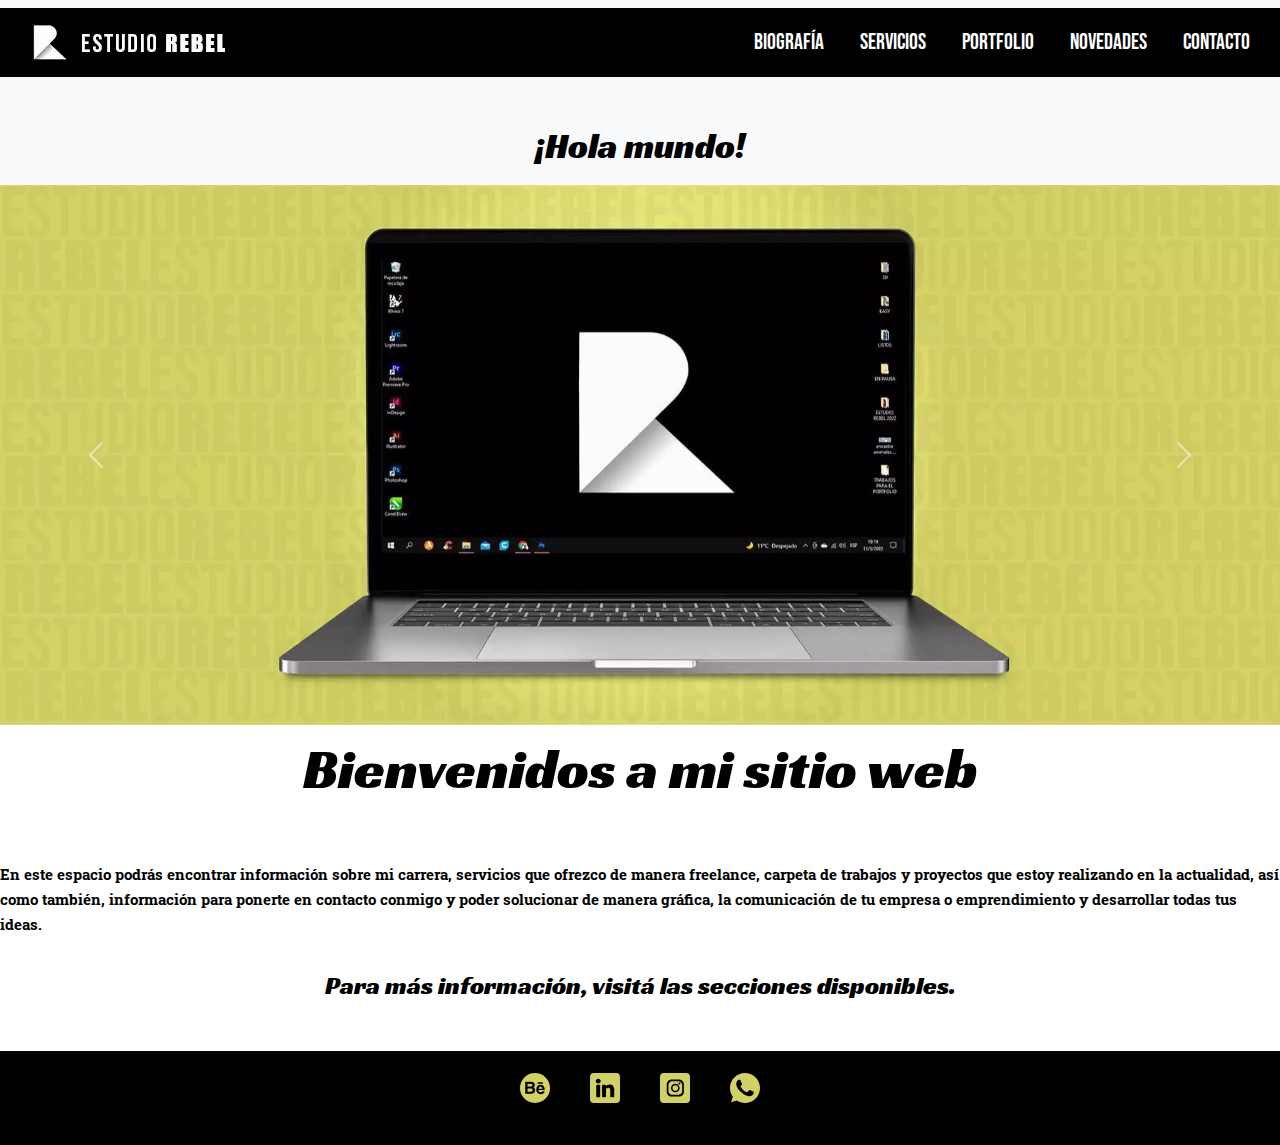
<file: index.html>
<!DOCTYPE html>
<html lang="es">
<head>
    <meta charset="UTF-8">
    <meta http-equiv="X-UA-Compatible" content="IE=edge">
    <meta name="viewport" content="width=device-width, initial-scale=1.0">
    <title>ESTUDIO REBEL</title>
    <link rel="stylesheet" href="https://cdn.jsdelivr.net/npm/bootstrap@5.3.0-alpha1/dist/css/bootstrap.min.css">
    <link rel="stylesheet" href="./style/style.css">
    <link rel="shortcut icon" href="../estudio-rebel/img/favicon.ico" type="image/png" />
    <meta name="description" content="Servicio de diseño grafico digital freelance. Nos adaptamos a tus necesidades. Aceptamos todos los medios de pago">
    <meta name="keywords" content="diseño grafico, diseño digital, freelance, emprendimiento, empresa, logo">
</head>
<body>
    <header>
      <nav class="navbar navbar-expand-lg bg-body-tertiary">
        <div class="container-fluid">
          <a class="navbar-brand" href="./secciones/inicio.html">
            <img class="logo" src="./img/logo1.webp" alt="logo">
          </a>
          <button class="navbar-toggler" type="button" data-bs-toggle="collapse" data-bs-target="#navbarNavDropdown" aria-controls="navbarNavDropdown" aria-expanded="false" aria-label="Toggle navigation">
            <span class="navbar-toggler-icon"></span>
          </button>
          <div class="collapse navbar-collapse">
            <ul class="navbar-nav">
              <li class="nav-item">
                <a class="nav-link" href="./secciones/biografia.html">Biografía</a>
              </li>
              <li class="nav-item">
                <a class="nav-link" href="./secciones/servicios.html">Servicios</a>
              </li>
              <li class="nav-item">
                <a class="nav-link" href="./secciones/portfolio.html">Portfolio</a>
              </li>
              <li class="nav-item">
                <a class="nav-link" href="./secciones/novedades.html">Novedades</a>
              </li>
              <li class="nav-item">
                <a class="nav-link" href="./secciones/contacto.html">Contacto</a>
              </li>
            </ul>
          </div>
        </div>
      </nav>
    </header>
    <div class="container-fluid quiensoy">
      <div class="row">
          <div class="col-md-12">
              <h1 class="biografia">¡Hola mundo!</h1>
          </div>
      </div>
  </div>
    <div id="carouselExampleRide" class="carousel slide" data-bs-ride="true">
        <div class="carousel-inner">
          <div class="carousel-item active">
            <img src="./img/portada.webp" class="d-block w-100" alt="portada">
          </div>
          <div class="carousel-item">
            <img src="./img/tarjetas.webp" class="d-block w-100" alt="tarjetas">
          </div>
          <div class="carousel-item">
            <img src="./img/pendrive.webp" class="d-block w-100" alt="pendrive">
          </div>
          <div class="carousel-item">
            <img src="./img/barbijo.webp" class="d-block w-100" alt="barbijo">
          </div>
        </div>
        <button class="carousel-control-prev" type="button" data-bs-target="#carouselExampleRide" data-bs-slide="prev">
          <span class="carousel-control-prev-icon" aria-hidden="true"></span>
          <span class="visually-hidden">Previous</span>
        </button>
        <button class="carousel-control-next" type="button" data-bs-target="#carouselExampleRide" data-bs-slide="next">
          <span class="carousel-control-next-icon" aria-hidden="true"></span>
          <span class="visually-hidden">Next</span>
        </button>
      </div>
        <script src="https://cdn.jsdelivr.net/npm/bootstrap@5.3.0-alpha1/dist/js/bootstrap.bundle.min.js"
        integrity="sha384-w76AqPfDkMBDXo30jS1Sgez6pr3x5MlQ1ZAGC+nuZB+EYdgRZgiwxhTBTkF7CXvN" crossorigin="anonymous">
        </script>
                <div class="jumbotron">
                  <h1 class="display-4">Bienvenidos a mi sitio web</h1>
                  <p class="parrafo1">En este espacio podrás encontrar información sobre mi carrera, servicios que ofrezco de manera freelance, carpeta de trabajos y proyectos
                    que estoy realizando en la actualidad, así como también, información para ponerte en contacto conmigo y poder solucionar de manera gráfica, la comunicación
                    de tu empresa o emprendimiento y desarrollar todas tus ideas.
                  </p>
                  <h2 class="my-4">
                  <p>Para más información, visitá las secciones disponibles.</p>
                </div>
</body>
<footer>
    <div class="redes">
        <a href="https://www.behance.net/renataguarnieri" target="_blank"><img class="icon" src="./img/behance.svg" width="50px" height="50px" alt="behance"></a>
        <a href="https://ar.linkedin.com/in/renata-guarnieri" target="_blank"><img class="icon" src="./img/linkedin.svg" width="50px" height="50px" alt="linkedin"></a>
        <a href="https://www.instagram.com/estudio_rebel/?hl=es-la" target="_blank"><img class="icon" src="./img/instagram.svg" width="50px" height="50px" alt="instagram"></a>
        <a href="https://wa.link/4x61n6" target="_blank"><img class="icon" src="./img/whatsapp.svg" width="50px" height="50px" alt="whatsapp"></a>
    </div>
</footer>
</html>
</file>
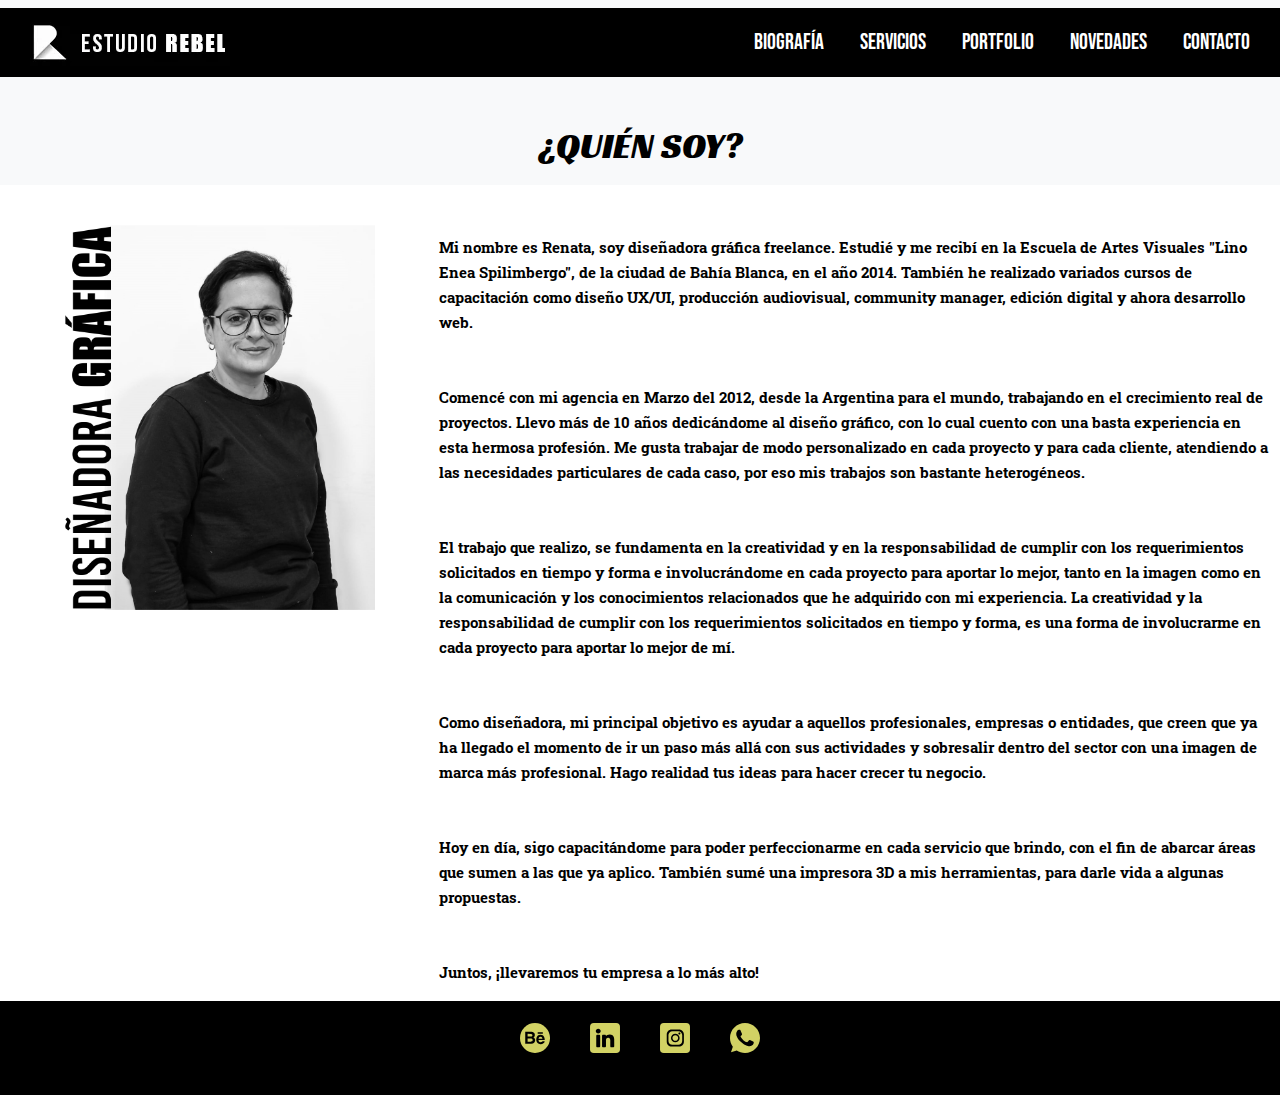
<file: secciones/biografia.html>
<!DOCTYPE html>
<html lang="es">
<head>
    <meta charset="UTF-8">
    <meta http-equiv="X-UA-Compatible" content="IE=edge">
    <meta name="viewport" content="width=device-width, initial-scale=1.0">
    <link rel="stylesheet" href="https://cdn.jsdelivr.net/npm/bootstrap@5.3.0-alpha1/dist/css/bootstrap.min.css">
    <link rel="stylesheet" href="../style/style.css">
    <title>BIOGRAFIA</title>
    <link rel="shortcut icon" href="../img/favicon.ico" type="image/png" />
    <meta name="description" content="Diseñadora grafica freelance con más de 10 años de experiencia en la profesión.">
    <meta name="keywords" content="diseñadora grafica, freelancer, experiencia, responsabilidad, atención, beneficios">
</head>
<body>
    <header>
        <nav class="navbar navbar-expand-lg bg-body-tertiary">
        <div class="container-fluid">
            <a class="navbar-brand" href="./inicio.html">
            <img class="logo" src="../img/logo1.webp" alt="logo">
            </a>
            <button class="navbar-toggler" type="button" data-bs-toggle="collapse" data-bs-target="#navbarNavDropdown" aria-controls="navbarNavDropdown" aria-expanded="false" aria-label="Toggle navigation">
            <span class="navbar-toggler-icon"></span>
            </button>
            <div class="collapse navbar-collapse" id="navbarNavDropdown">
            <ul class="navbar-nav">
                <li class="nav-item">
                <a class="nav-link" href="../secciones/biografia.html">Biografía</a>
                </li>
                <li class="nav-item">
                <a class="nav-link" href="../secciones/servicios.html">Servicios</a>
                </li>
                <li class="nav-item">
                <a class="nav-link" href="../secciones/portfolio.html">Portfolio</a>
                </li>
                <li class="nav-item">
                <a class="nav-link" href="../secciones/novedades.html">Novedades</a>
                </li>
                <li class="nav-item">
                <a class="nav-link" href="../secciones/contacto.html">Contacto</a>
                </li>
            </ul>
            </div>
        </div>
        </nav>
    </header>
    <div class="container-fluid quiensoy">
        <div class="row">
            <div class="col-md-12">
                <h1 class="biografia">¿QUIÉN SOY?</h1>
            </div>
        </div>
    </div>
    <div class="container-fluid fotobio">
        <div class="row">
            <div class="col-md-4">
                <div class="bio">
                    <img src="../img/biografia.webp" class= "img-fluid" alt="biografia" width="580px" height="691px" bode="none">
                </div>        
            </div>
            <div class="col-md-8">
                <p class="parrafo1">Mi nombre es Renata, soy diseñadora gráfica freelance. Estudié y me recibí
                    en la Escuela de Artes Visuales "Lino Enea Spilimbergo", de la ciudad de Bahía Blanca, en el año 2014.
                    También he realizado variados cursos de capacitación como diseño UX/UI, producción audiovisual, community manager,
                    edición digital y ahora desarrollo web.
                </p>
                <p class="parrafo1">    
                    Comencé con mi agencia en Marzo del 2012, desde la Argentina para el mundo,
                    trabajando en el crecimiento real de proyectos. Llevo más de 10 años dedicándome
                    al diseño gráfico, con lo cual cuento con una basta experiencia en esta hermosa profesión.
                    Me gusta trabajar de modo personalizado en cada proyecto y para cada cliente,
                    atendiendo a las necesidades particulares de cada caso,
                    por eso mis trabajos son bastante heterogéneos.
                </p>
                <p class="parrafo1">El trabajo que realizo, se fundamenta en la creatividad
                    y en la responsabilidad de cumplir con los requerimientos
                    solicitados en tiempo y forma e involucrándome
                    en cada proyecto para aportar lo mejor, tanto en la imagen
                    como en la comunicación y los conocimientos relacionados
                    que he adquirido con mi experiencia.
                    La creatividad y la responsabilidad de cumplir con los requerimientos solicitados
                    en tiempo y forma, es una forma de involucrarme en cada proyecto para aportar lo mejor de mí.
                </p>
                <p class="parrafo1">Como diseñadora, mi principal objetivo es ayudar
                    a aquellos profesionales, empresas o entidades, que creen que ya ha llegado el momento
                    de ir un paso más allá con sus actividades y sobresalir dentro del sector
                    con una imagen de marca más profesional. Hago realidad tus ideas para hacer crecer tu negocio.
                </p>
                <p class="parrafo1">Hoy en día, sigo capacitándome para poder perfeccionarme en cada servicio que brindo,
                    con el fin de abarcar áreas que sumen a las que ya aplico. También sumé una impresora 3D
                    a mis herramientas, para darle vida a algunas propuestas.
                </p>
                <p class="parrafo1">Juntos, ¡llevaremos tu empresa a lo más alto!
                </p>      
            </div>
        </div>
    </div>

        <script src="https://cdn.jsdelivr.net/npm/bootstrap@5.3.0-alpha1/dist/js/bootstrap.bundle.min.js"
        integrity="sha384-w76AqPfDkMBDXo30jS1Sgez6pr3x5MlQ1ZAGC+nuZB+EYdgRZgiwxhTBTkF7CXvN" crossorigin="anonymous">
        </script>
</body>
<footer>
    <div class="redes">
        <a href="https://www.behance.net/renataguarnieri" target="_blank"><img class="icon" src="../img/behance.svg" width="50px" height="50px" alt="behance"></a>
        <a href="https://ar.linkedin.com/in/renata-guarnieri" target="_blank"><img class="icon" src="../img/linkedin.svg" width="50px" height="50px" alt="linkedin"></a>
        <a href="https://www.instagram.com/estudio_rebel/?hl=es-la" target="_blank"><img class="icon" src="../img/instagram.svg" width="50px" height="50px" alt="instagram"></a>
        <a href="https://wa.link/4x61n6" target="_blank"><img class="icon" src="../img/whatsapp.svg" width="50px" height="50px" alt="whatsapp"></a>
    </div>
</footer>
</html>
</file>
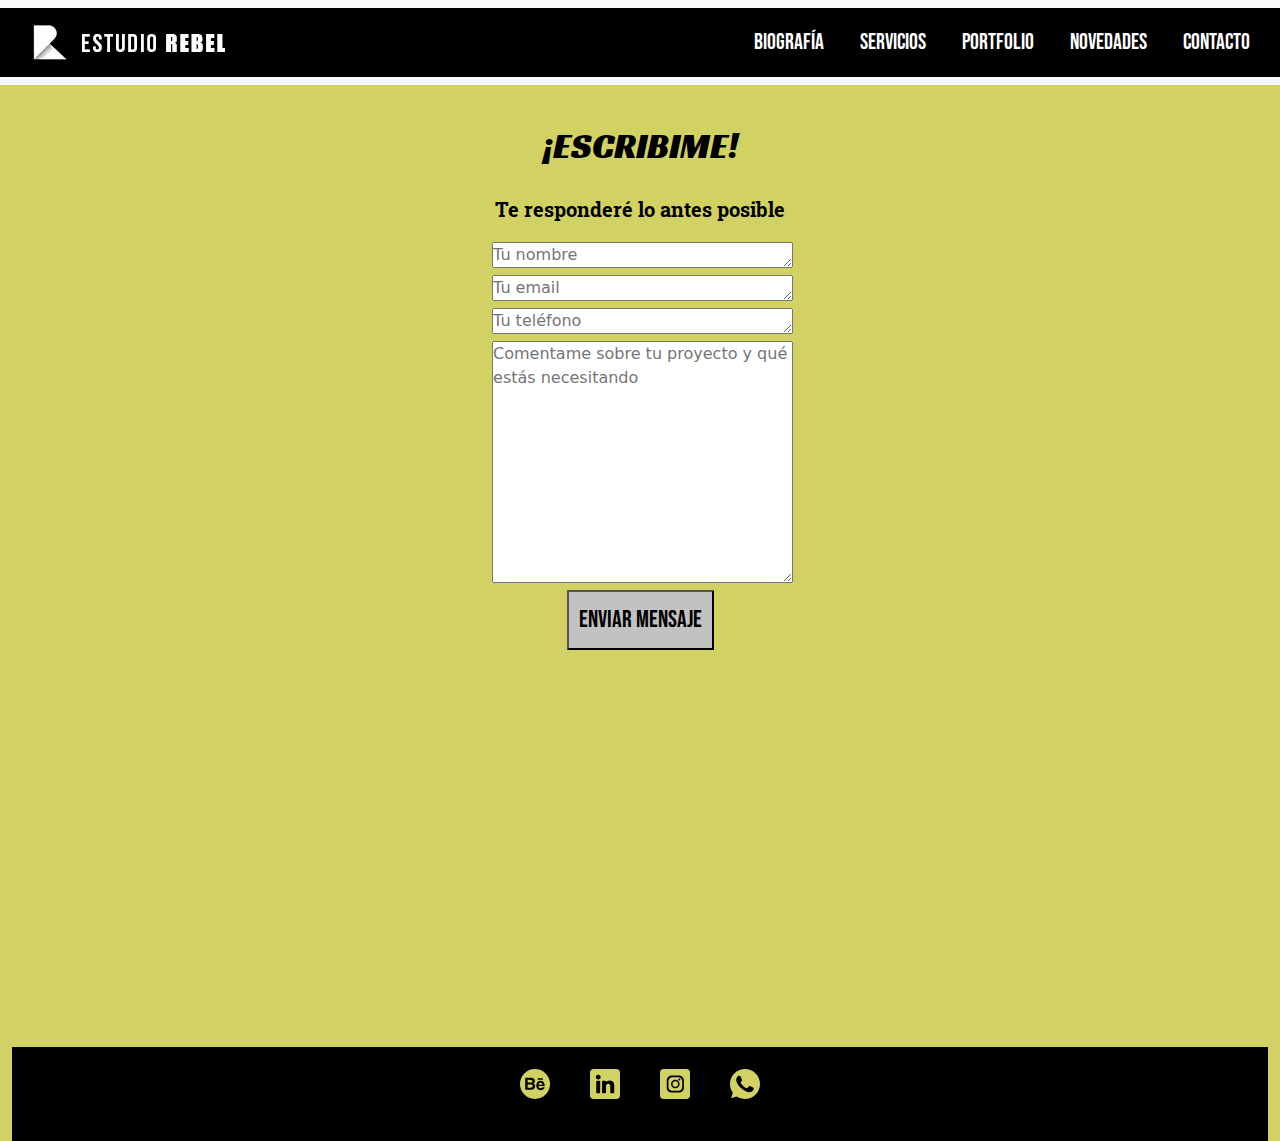
<file: secciones/contacto.html>
<!DOCTYPE html>
<html lang="es">
<head>
    <meta charset="UTF-8">
    <meta http-equiv="X-UA-Compatible" content="IE=edge">
    <meta name="viewport" content="width=device-width, initial-scale=1.0">
    <link rel="stylesheet" href="https://cdn.jsdelivr.net/npm/bootstrap@5.3.0-alpha1/dist/css/bootstrap.min.css">
    <link rel="stylesheet" href="../style/style.css">
    <title>CONTACTO</title>
    <link rel="shortcut icon" href="../img/favicon.ico" type="image/png" />
    <meta name="description" content="Enviame tu mensaje y te estaré respondiendo a la brevedad. Hacemos realidad tus proyectos">
    <meta name="keywords" content="diseñadora grafica, freelancer, contacto, mensaje, ubicacion, consultas">
</head>
<body>
    <header>
        <nav class="navbar navbar-expand-lg bg-body-tertiary">
        <div class="container-fluid">
            <a class="navbar-brand" href="./inicio.html">
            <img class="logo" src="../img/logo1.webp" alt="logo">
            </a>
            <button class="navbar-toggler" type="button" data-bs-toggle="collapse" data-bs-target="#navbarNavDropdown" aria-controls="navbarNavDropdown" aria-expanded="false" aria-label="Toggle navigation">
            <span class="navbar-toggler-icon"></span>
            </button>
            <div class="collapse navbar-collapse" id="navbarNavDropdown">
            <ul class="navbar-nav">
                <li class="nav-item">
                <a class="nav-link" href="../secciones/biografia.html">Biografía</a>
                </li>
                <li class="nav-item">
                <a class="nav-link" href="../secciones/servicios.html">Servicios</a>
                </li>
                <li class="nav-item">
                <a class="nav-link" href="../secciones/portfolio.html">Portfolio</a>
                </li>
                <li class="nav-item">
                <a class="nav-link" href="../secciones/novedades.html">Novedades</a>
                </li>
                <li class="nav-item">
                <a class="nav-link" href="../secciones/contacto.html">Contacto</a>
                </li>
            </ul>
            </div>
        </div>
        </nav>
    </header>
    <div class="container-fluid contacto">
        <div class="row">
            <div class="col-md-12">
                <div class="cuadroForm">
                    <h1>¡ESCRIBIME!</h1>
                    <p class="parrafo2">Te responderé lo antes posible
                    </p>    
                <div>
                <form action="">
                        <fieldset class="formulario">
                        <div>
                            <label for="nombre"></label>
                            <textarea name="nombre"
                            id="comentario" cols="35" rows="1" placeholder="Tu nombre"></textarea>
                        </div>
                        <div>
                            <label for="email"></label>
                            <textarea name="email"
                            id="comentario" cols="35" rows="1" placeholder="Tu email"></textarea>
                        </div>
                        <div>
                            <label for="telefono"></label>
                            <textarea name="telefono"
                            id="comentario" cols="35" rows="1" placeholder="Tu teléfono"></textarea>
                        </div>
                        <div>
                            <label for="comentario"></label>
                            <textarea name="comentario"
                            id="comentario" cols="35" rows="10" placeholder="Comentame sobre tu proyecto y qué estás necesitando"></textarea>
                        </div>
                        <input type="submit" class="button" value="ENVIAR MENSAJE">
                        </fieldset>
                </form>
                </div>        
            </div>
            <div class="col-md-12" style="text-align:center">
                <div class="map-responsive">
                    <iframe class="ubicacion" src="https://www.google.com/maps/embed?pb=!1m18!1m12!1m3!1d3113.330701367263!2d-62.27266298407289!3d-38.71021579364036!2m3!1f0!2f0!3f0!3m2!1i1024!2i768!4f13.1!3m3!1m2!1s0x95edbd3c65e0cc21%3A0x1823c4ca811d1857!2sEstudio%20Rebel!5e0!3m2!1ses!2sar!4v1676633340167!5m2!1ses!2sar" width="100%" height="300px" style="border: none" allowfullscreen="" loading="lazy" referrerpolicy="no-referrer-when-downgrade">
                    </iframe>
                </div>    
            </div>
        </div>
    </div>
    <script src="https://cdn.jsdelivr.net/npm/bootstrap@5.3.0-alpha1/dist/js/bootstrap.bundle.min.js"
    integrity="sha384-w76AqPfDkMBDXo30jS1Sgez6pr3x5MlQ1ZAGC+nuZB+EYdgRZgiwxhTBTkF7CXvN" crossorigin="anonymous">
    </script>
<footer>
    <div class="redes">
        <a href="https://www.behance.net/renataguarnieri" target="_blank"><img class="icon" src="../img/behance.svg" width="50px" height="50px" alt="behance"></a>
        <a href="https://ar.linkedin.com/in/renata-guarnieri" target="_blank"><img class="icon" src="../img/linkedin.svg" width="50px" height="50px" alt="linkedin"></a>
        <a href="https://www.instagram.com/estudio_rebel/?hl=es-la" target="_blank"><img class="icon" src="../img/instagram.svg" width="50px" height="50px" alt="instagram"></a>
        <a href="https://wa.link/4x61n6" target="_blank"><img class="icon" src="../img/whatsapp.svg" width="50px" height="50px" alt="whatsapp"></a>
    </div>
</footer>
</body>
</html>
</file>
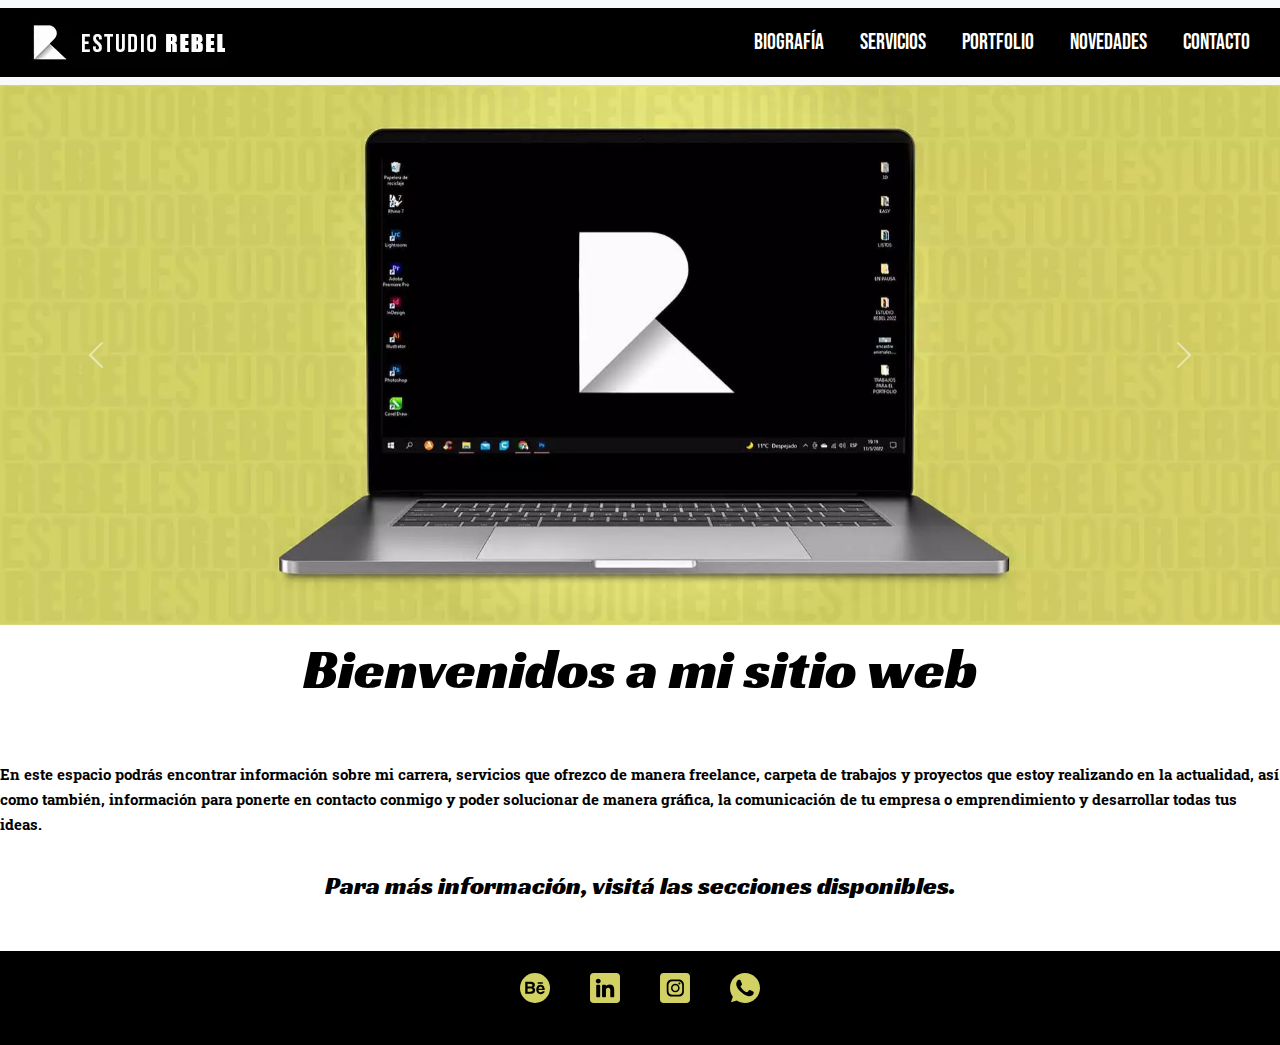
<file: secciones/inicio.html>
<!DOCTYPE html>
<html lang="es">
<head>
    <meta charset="UTF-8">
    <meta http-equiv="X-UA-Compatible" content="IE=edge">
    <meta name="viewport" content="width=device-width, initial-scale=1.0">
    <link rel="stylesheet" href="https://cdn.jsdelivr.net/npm/bootstrap@5.3.0-alpha1/dist/css/bootstrap.min.css">
    <link rel="stylesheet" href="../style/style.css">
    <title>INICIO</title>
    <link rel="shortcut icon" href="../img/favicon.ico" type="image/png" />
    <meta name="description" content="Servicio de diseño grafico digital freelance. Nos adaptamos a tus necesidades. Aceptamos todos los medios de pago">
    <meta name="keywords" content="diseño grafico, diseño digital, freelance, emprendimiento, empresa, logo">
</head>
<body>
    <header>
        <nav class="navbar navbar-expand-lg bg-body-tertiary">
          <div class="container-fluid">
            <a class="navbar-brand" href="./inicio.html">
              <img class="logo" src="../img/logo1.webp" alt="logo">
            </a>
            <button class="navbar-toggler" type="button" data-bs-toggle="collapse" data-bs-target="#navbarNavDropdown" aria-controls="navbarNavDropdown" aria-expanded="false" aria-label="Toggle navigation">
              <span class="navbar-toggler-icon"></span>
            </button>
            <div class="collapse navbar-collapse" id="navbarNavDropdown">
              <ul class="navbar-nav">
                <li class="nav-item">
                  <a class="nav-link" href="./biografia.html">Biografía</a>
                </li>
                <li class="nav-item">
                  <a class="nav-link" href="./servicios.html">Servicios</a>
                </li>
                <li class="nav-item">
                  <a class="nav-link" href="./portfolio.html">Portfolio</a>
                </li>
                <li class="nav-item">
                  <a class="nav-link" href="./novedades.html">Novedades</a>
                </li>
                <li class="nav-item">
                  <a class="nav-link" href="./contacto.html">Contacto</a>
                </li>
              </ul>
            </div>
          </div>
        </nav>
      </header>
            <div id="carouselExampleRide" class="carousel slide" data-bs-ride="true">
          <div class="carousel-inner">
            <div class="carousel-item active">
              <img src="../img/portada.webp" class="d-block w-100" alt="portada">
            </div>
            <div class="carousel-item">
              <img src="../img/tarjetas.webp" class="d-block w-100" alt="tarjetas">
            </div>
            <div class="carousel-item">
              <img src="../img/pendrive.webp" class="d-block w-100" alt="pendrive">
            </div>
            <div class="carousel-item">
              <img src="../img/barbijo.webp" class="d-block w-100" alt="barbijo">
            </div>
          </div>
          <button class="carousel-control-prev" type="button" data-bs-target="#carouselExampleRide" data-bs-slide="prev">
            <span class="carousel-control-prev-icon" aria-hidden="true"></span>
            <span class="visually-hidden">Previous</span>
          </button>
          <button class="carousel-control-next" type="button" data-bs-target="#carouselExampleRide" data-bs-slide="next">
            <span class="carousel-control-next-icon" aria-hidden="true"></span>
            <span class="visually-hidden">Next</span>
          </button>
        </div>
        <div class="jumbotron">
          <h1 class="display-4">Bienvenidos a mi sitio web</h1>
          <p class="parrafo1">En este espacio podrás encontrar información sobre mi carrera, servicios que ofrezco de manera freelance, carpeta de trabajos y proyectos
            que estoy realizando en la actualidad, así como también, información para ponerte en contacto conmigo y poder solucionar de manera gráfica, la comunicación
            de tu empresa o emprendimiento y desarrollar todas tus ideas.
          </p>
          <h2 class="my-4">
          <p>Para más información, visitá las secciones disponibles.</p>
        </div>
          <script src="https://cdn.jsdelivr.net/npm/bootstrap@5.3.0-alpha1/dist/js/bootstrap.bundle.min.js"
          integrity="sha384-w76AqPfDkMBDXo30jS1Sgez6pr3x5MlQ1ZAGC+nuZB+EYdgRZgiwxhTBTkF7CXvN" crossorigin="anonymous">
          </script>
  </body>
  <footer>
    <div class="redes">
        <a href="https://www.behance.net/renataguarnieri" target="_blank"><img class="icon" src="../img/behance.svg" width="50px" height="50px" alt="behance"></a>
        <a href="https://ar.linkedin.com/in/renata-guarnieri" target="_blank"><img class="icon" src="../img/linkedin.svg" width="50px" height="50px" alt="linkedin"></a>
        <a href="https://www.instagram.com/estudio_rebel/?hl=es-la" target="_blank"><img class="icon" src="../img/instagram.svg" width="50px" height="50px" alt="instagram"></a>
        <a href="https://wa.link/4x61n6" target="_blank"><img class="icon" src="../img/whatsapp.svg" width="50px" height="50px" alt="whatsapp"></a>
    </div>
</footer>
</html>
</file>
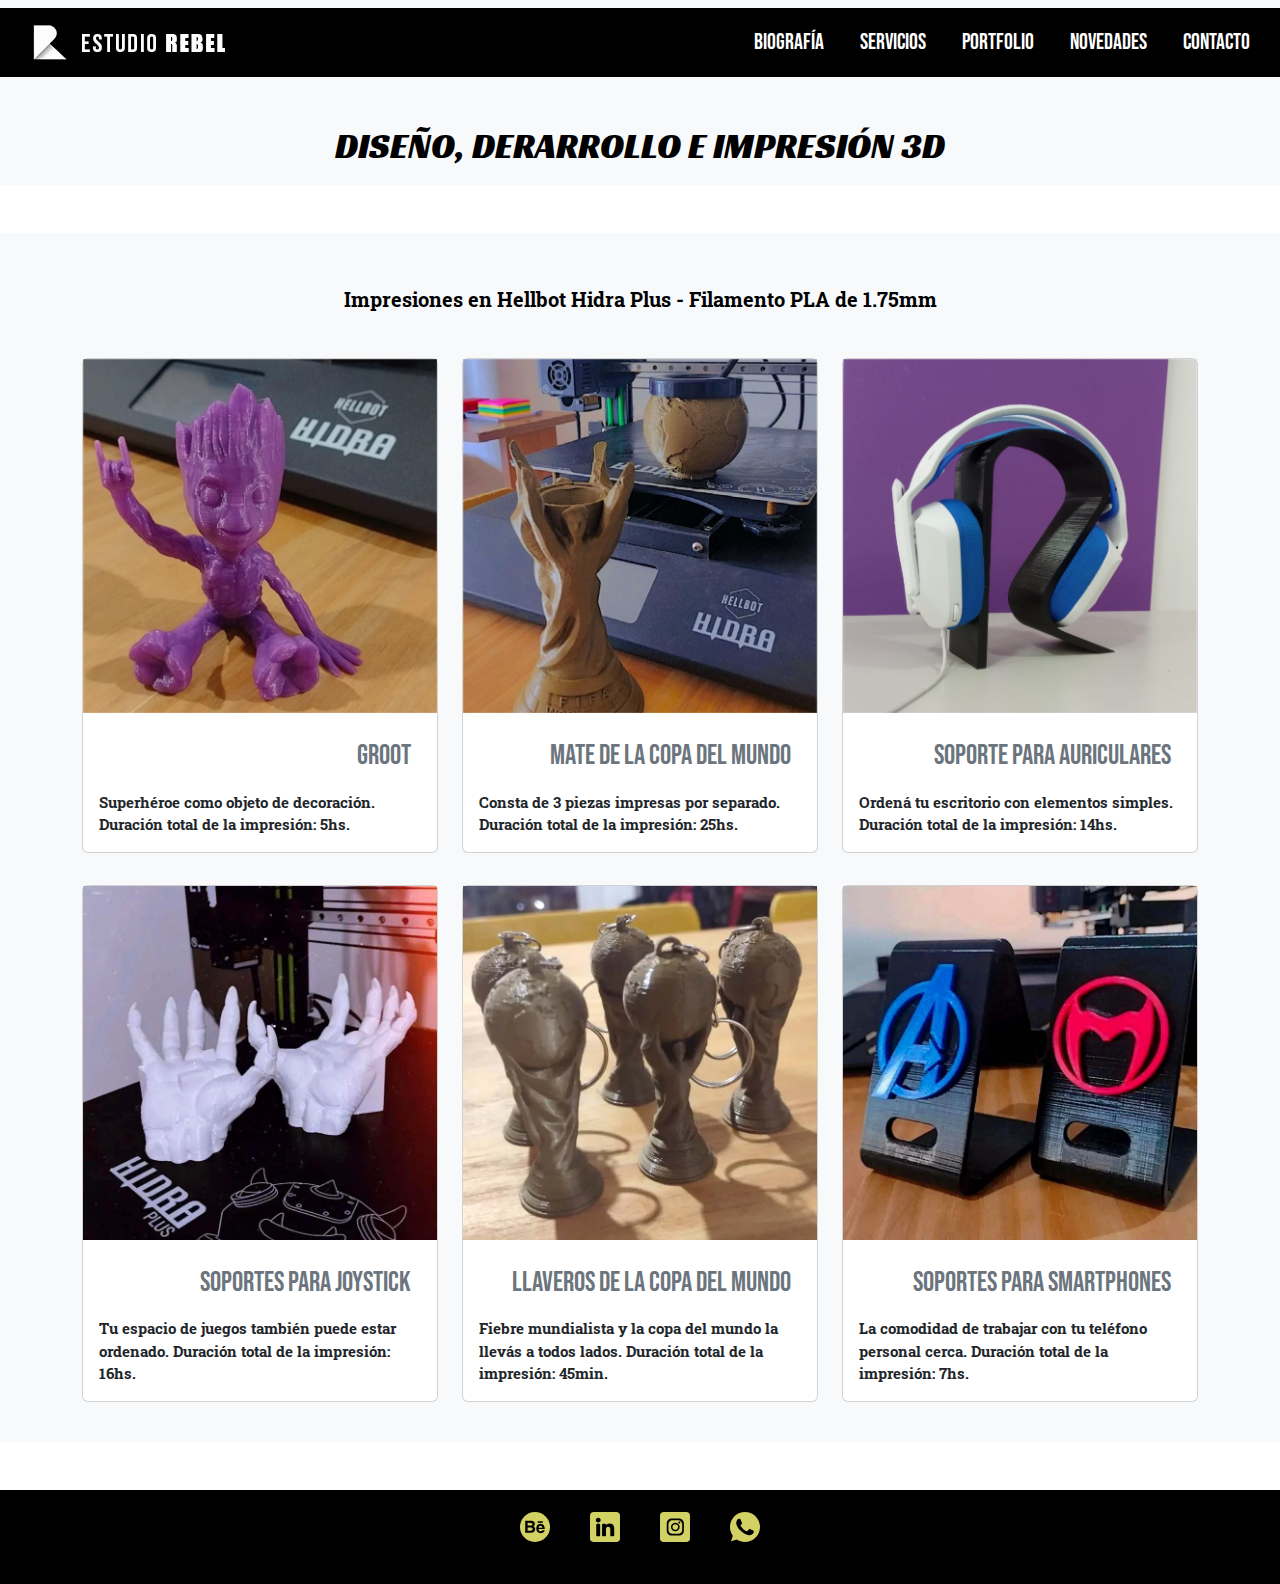
<file: secciones/novedades.html>
<!DOCTYPE html>
<html lang="es">
<head>
    <meta charset="UTF-8">
    <meta http-equiv="X-UA-Compatible" content="IE=edge">
    <meta name="viewport" content="width=device-width, initial-scale=1.0">
    <link rel="stylesheet" href="https://cdn.jsdelivr.net/npm/bootstrap@5.3.0-alpha1/dist/css/bootstrap.min.css">
    <link rel="stylesheet" href="../style/style.css">
    <title>NOVEDADES</title>
    <link rel="shortcut icon" href="../img/favicon.ico" type="image/png" />
    <meta name="description" content="Impresiones 3D Hellbot Hidra Plus con filamento PLA de 1.75mm">
    <meta name="keywords" content="impresiones, 3D, hellbot, hidra plus, pla, objetos, decoracion, diseño, scaloneta, copa del mundo">
</head>
<body>
    <header>
        <nav class="navbar navbar-expand-lg bg-body-tertiary">
        <div class="container-fluid">
            <a class="navbar-brand" href="./inicio.html">
            <img class="logo" src="../img/logo1.webp" alt="logo">
            </a>
            <button class="navbar-toggler" type="button" data-bs-toggle="collapse" data-bs-target="#navbarNavDropdown" aria-controls="navbarNavDropdown" aria-expanded="false" aria-label="Toggle navigation">
            <span class="navbar-toggler-icon"></span>
            </button>
            <div class="collapse navbar-collapse" id="navbarNavDropdown">
            <ul class="navbar-nav">
                <li class="nav-item">
                <a class="nav-link" href="../secciones/biografia.html">Biografía</a>
                </li>
                <li class="nav-item">
                <a class="nav-link" href="../secciones/servicios.html">Servicios</a>
                </li>
                <li class="nav-item">
                <a class="nav-link" href="../secciones/portfolio.html">Portfolio</a>
                </li>
                <li class="nav-item">
                <a class="nav-link" href="../secciones/novedades.html">Novedades</a>
                </li>
                <li class="nav-item">
                <a class="nav-link" href="../secciones/contacto.html">Contacto</a>
                </li>
            </ul>
            </div>
        </div>
        </nav>
    </header>
    <div class="container-fluid quiensoy">
        <div class="row">
            <div class="col-md-12">
                <h1 class="biografia">DISEÑO, DERARROLLO E IMPRESIÓN 3D</h1>
            </div>
        </div>
    </div>
    <section class="bg-light py-4 my-5">
        <div class="container">
            <div class="row">
                <div class="col-12">
                    <h2 class="parrafo2">Impresiones en Hellbot Hidra Plus - Filamento PLA de 1.75mm</h2>
                </div>
                <div class="col-md-6 col-lg-4">
                    <div class="card my-3">
                        <img src="../img/3d1.webp" class="card-image-top" alt="3d1">
                        <div class="card-body">
                            <h3 class="card-title"><a class="text-secondary">Groot</a></h3>
                            <p class="card-text">Superhéroe como objeto de decoración. Duración total de la impresión: 5hs.</p>
                        </div>
                    </div>
                </div>
                <div class="col-md-6 col-lg-4">
                    <div class="card my-3">
                        <img src="../img/3d2.webp" class="card-image-top" alt="3d2">
                        <div class="card-body">
                            <h3 class="card-title"><a class="text-secondary">Mate de la copa del mundo</a></h3>
                            <p class="card-text">Consta de 3 piezas impresas por separado. Duración total de la impresión: 25hs.</p>
                        </div>
                    </div>
                </div>
                <div class="col-md-6 col-lg-4">
                    <div class="card my-3">
                        <img src="../img/3d3.webp" class="card-image-top" alt="3d3">
                        <div class="card-body">
                            <h3 class="card-title"><a class="text-secondary">Soporte para auriculares</a></h3>
                            <p class="card-text">Ordená tu escritorio con elementos simples. Duración total de la impresión: 14hs.</p>
                        </div>
                    </div>
                </div>
                <div class="col-md-6 col-lg-4">
                    <div class="card my-3">
                        <img src="../img/3d4.webp" class="card-image-top" alt="3d4">
                        <div class="card-body">
                            <h3 class="card-title"><a class="text-secondary">Soportes para joystick</a></h3>
                            <p class="card-text">Tu espacio de juegos también puede estar ordenado. Duración total de la impresión: 16hs.</p>
                        </div>
                    </div>
                </div>
                <div class="col-md-6 col-lg-4">
                    <div class="card my-3">
                        <img src="../img/3d5.webp" class="card-image-top" alt="3d5">
                        <div class="card-body">
                            <h3 class="card-title"><a class="text-secondary">Llaveros de la copa del mundo</a></h3>
                            <p class="card-text">Fiebre mundialista y la copa del mundo la llevás a todos lados. Duración total de la impresión: 45min.</p>
                        </div>
                    </div>
                </div>
                <div class="col-md-6 col-lg-4">
                    <div class="card my-3">
                        <img src="../img/3d6.webp" class="card-image-top" alt="3d6">
                        <div class="card-body">
                            <h3 class="card-title"><a class="text-secondary">Soportes para smartphones</a></h3>
                            <p class="card-text">La comodidad de trabajar con tu teléfono personal cerca. Duración total de la impresión: 7hs.</p>
                        </div>
                    </div>
                </div>
            </div>
        </div>
    </section>
    <script src="https://cdn.jsdelivr.net/npm/bootstrap@5.3.0-alpha1/dist/js/bootstrap.bundle.min.js"
    integrity="sha384-w76AqPfDkMBDXo30jS1Sgez6pr3x5MlQ1ZAGC+nuZB+EYdgRZgiwxhTBTkF7CXvN" crossorigin="anonymous">
    </script>
</body>
<footer>
    <div class="redes">
        <a href="https://www.behance.net/renataguarnieri" target="_blank"><img class="icon" src="../img/behance.svg" width="50px" height="50px" alt="behance"></a>
        <a href="https://ar.linkedin.com/in/renata-guarnieri" target="_blank"><img class="icon" src="../img/linkedin.svg" width="50px" height="50px" alt="linkedin"></a>
        <a href="https://www.instagram.com/estudio_rebel/?hl=es-la" target="_blank"><img class="icon" src="../img/instagram.svg" width="50px" height="50px" alt="instagram"></a>
        <a href="https://wa.link/4x61n6" target="_blank"><img class="icon" src="../img/whatsapp.svg" width="50px" height="50px" alt="whatsapp"></a>
    </div>
</footer>
</html>
</file>
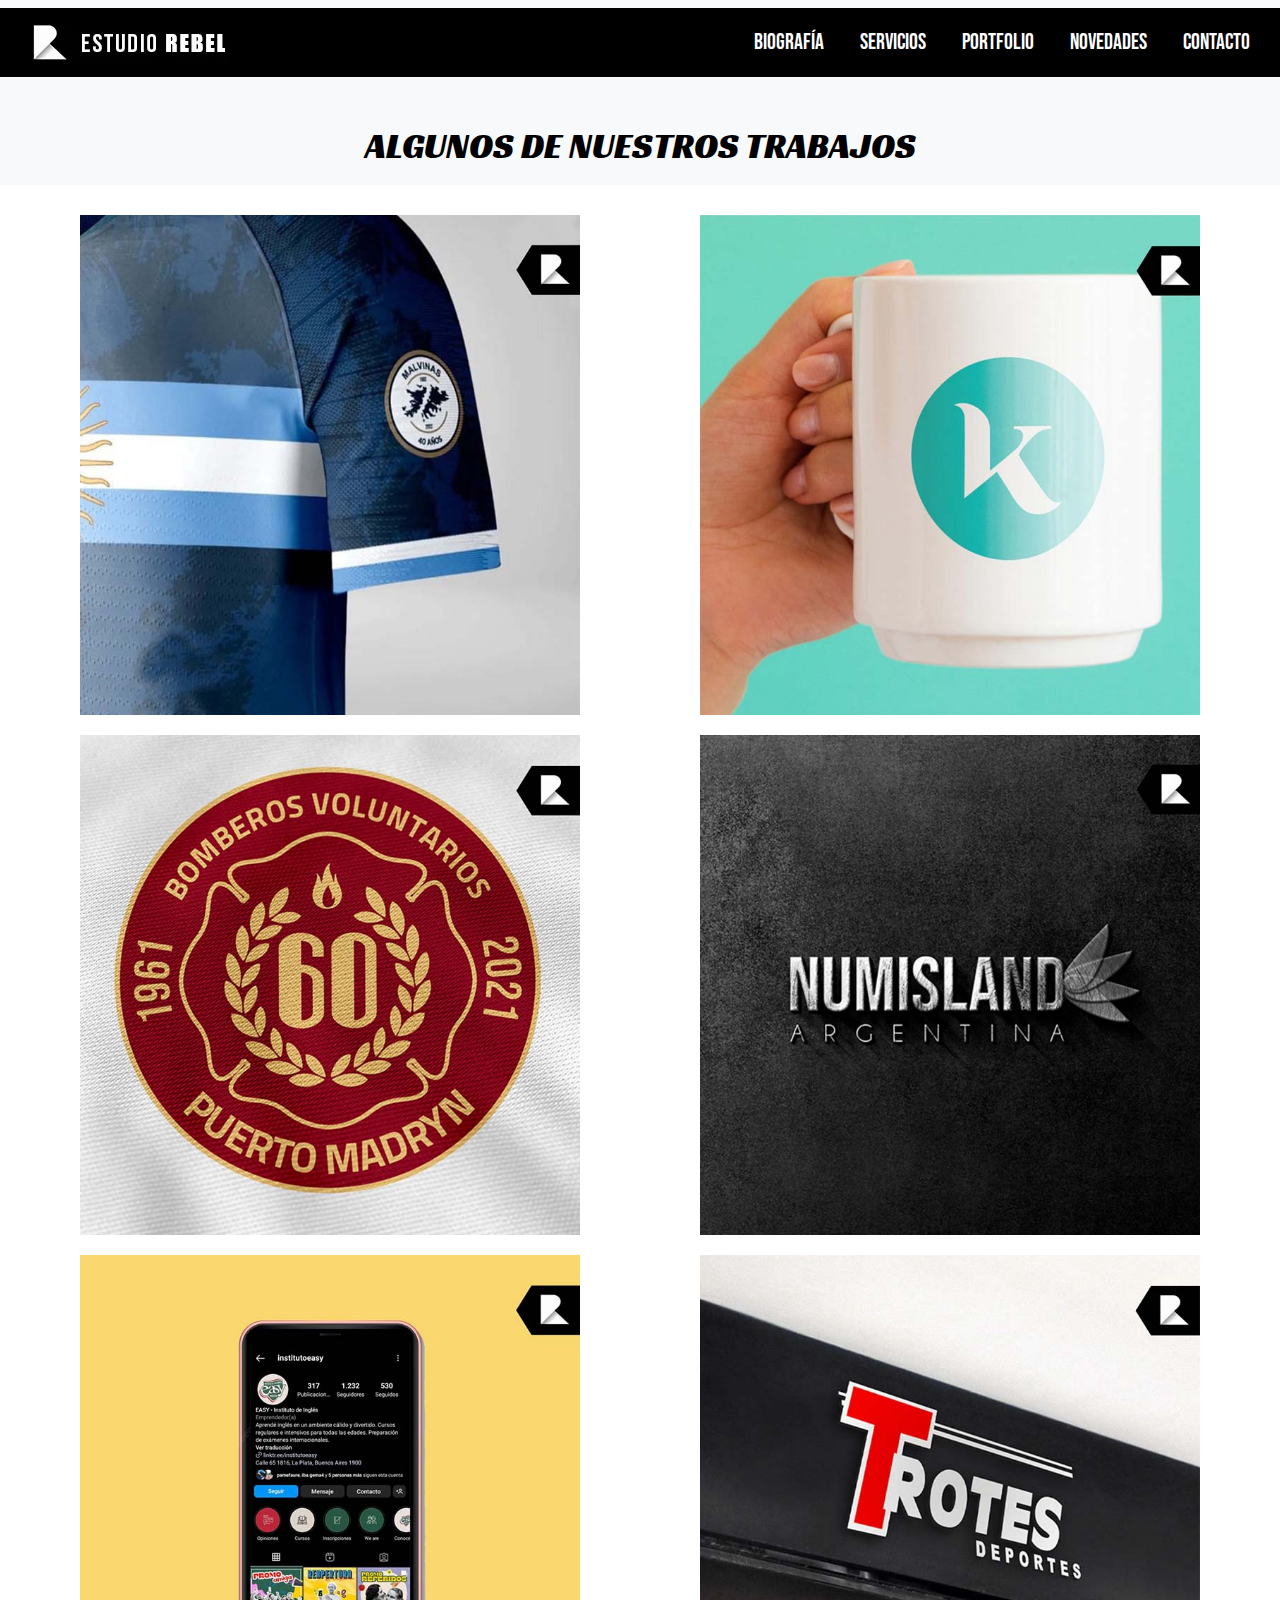
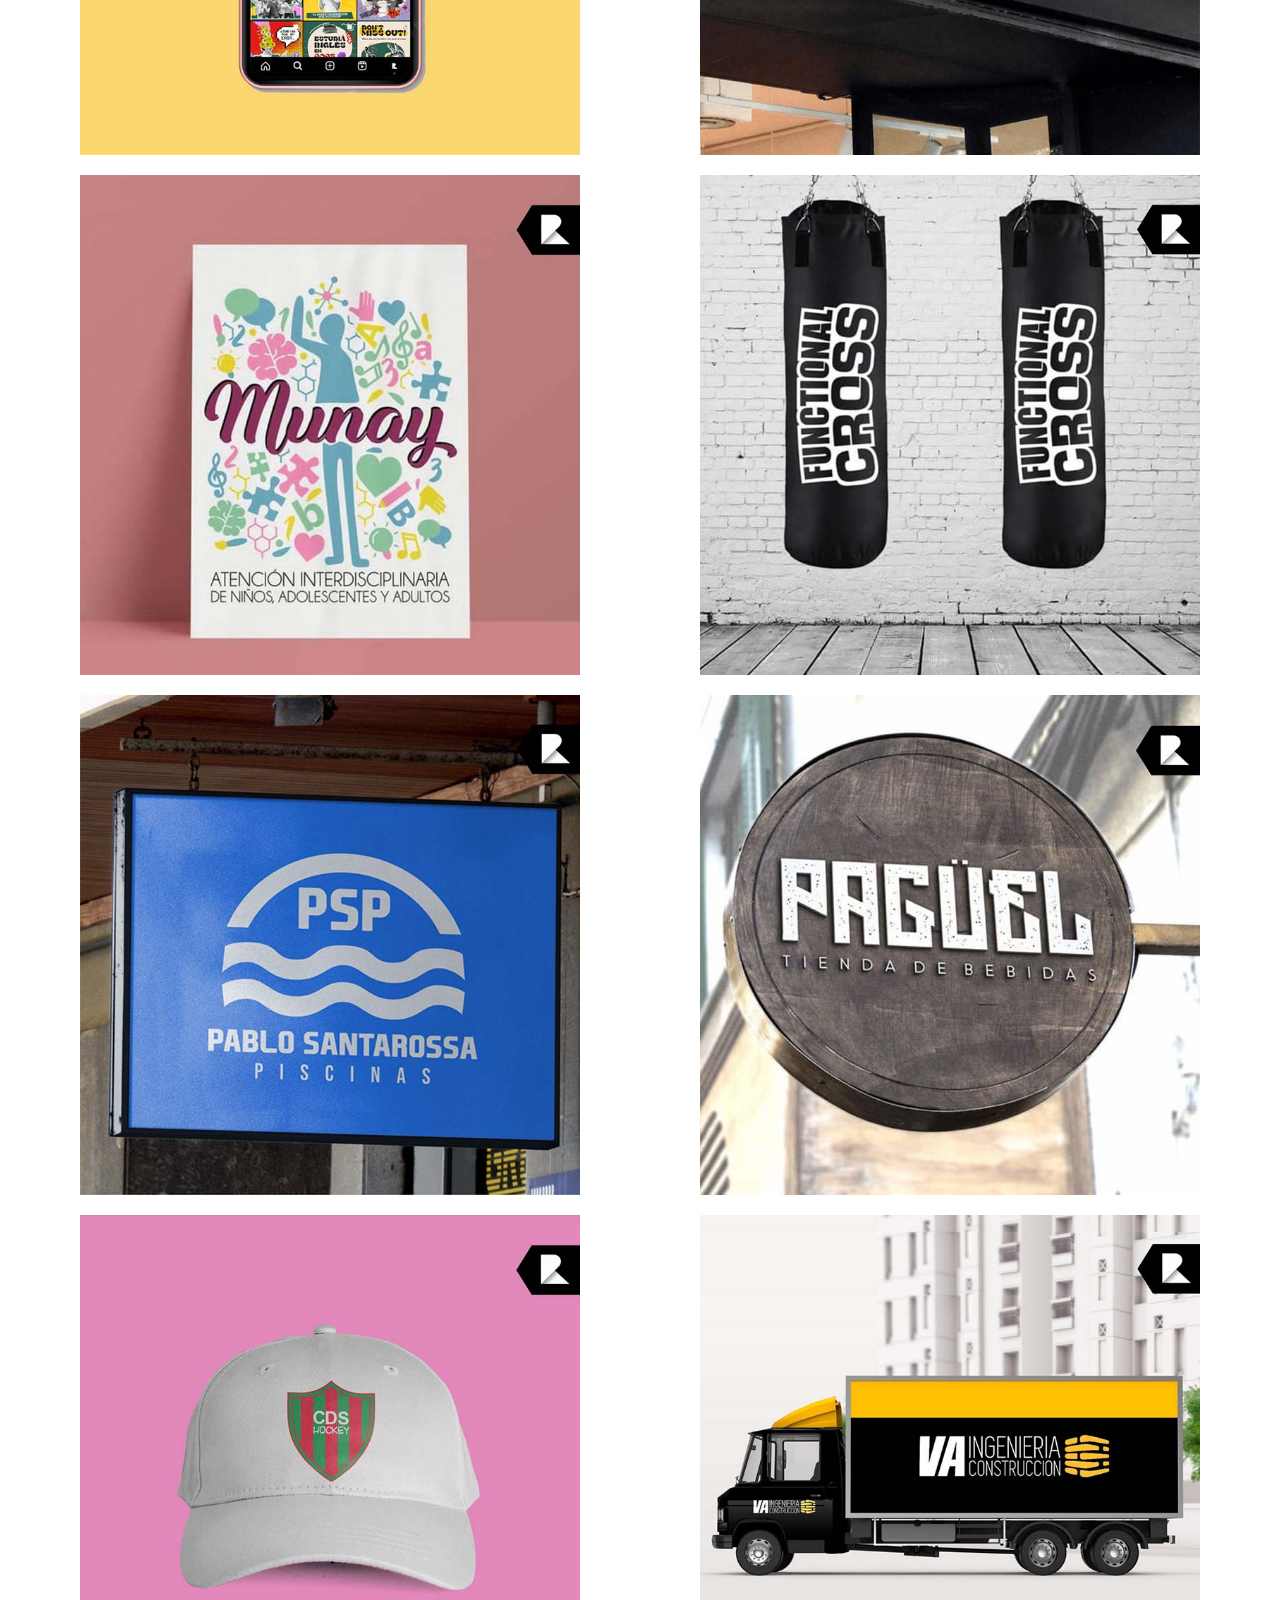
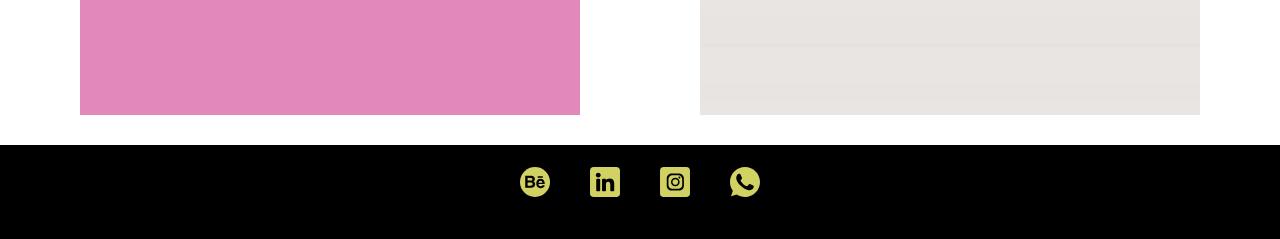
<file: secciones/portfolio.html>
<!DOCTYPE html>
<html lang="es">
<head>
    <meta charset="UTF-8">
    <meta http-equiv="X-UA-Compatible" content="IE=edge">
    <meta name="viewport" content="width=device-width, initial-scale=1.0">
    <link rel="stylesheet" href="https://cdn.jsdelivr.net/npm/bootstrap@5.3.0-alpha1/dist/css/bootstrap.min.css">
    <link rel="stylesheet" href="../style/style.css">
    <title>PORTFOLIO</title>
    <link rel="shortcut icon" href="../img/favicon.ico" type="image/png" />
    <meta name="description" content="Estos son algunos de los trabajos realizados para distintos clientes desde el año 2012 a la actualidad">
    <meta name="keywords" content="diseño grafico, diseño digital, freelance, carteles, logos, textil, editorial, empresarial">
</head>
<body>
    <header>
        <nav class="navbar navbar-expand-lg bg-body-tertiary">
        <div class="container-fluid">
            <a class="navbar-brand" href="./inicio.html">
            <img class="logo" src="../img/logo1.webp" alt="logo">
            </a>
            <button class="navbar-toggler" type="button" data-bs-toggle="collapse" data-bs-target="#navbarNavDropdown" aria-controls="navbarNavDropdown" aria-expanded="false" aria-label="Toggle navigation">
            <span class="navbar-toggler-icon"></span>
            </button>
            <div class="collapse navbar-collapse" id="navbarNavDropdown">
            <ul class="navbar-nav">
                <li class="nav-item">
                <a class="nav-link" href="../secciones/biografia.html">Biografía</a>
                </li>
                <li class="nav-item">
                <a class="nav-link" href="../secciones/servicios.html">Servicios</a>
                </li>
                <li class="nav-item">
                <a class="nav-link" href="../secciones/portfolio.html">Portfolio</a>
                </li>
                <li class="nav-item">
                <a class="nav-link" href="../secciones/novedades.html">Novedades</a>
                </li>
                <li class="nav-item">
                <a class="nav-link" href="../secciones/contacto.html">Contacto</a>
                </li>
            </ul>
            </div>
        </div>
        </nav>
    </header>
    <div class="container-fluid quiensoy">
        <div class="row">
            <div class="col-md-12">
                <h1 class="biografia">ALGUNOS DE NUESTROS TRABAJOS</h1>
            </div>
        </div>
    </div>
    <section class="portfolio">
        <div class="fotos"><img src="../img/portfolio1.webp" class= "img-fluid" alt="portfolio1" width="500px" height="500px"></div>
        <div class="fotos"><img src="../img/portfolio2.webp" class= "img-fluid" alt="portfolio2" width="500px" height="500px"></div>
        <div class="fotos"><img src="../img/portfolio3.webp" class= "img-fluid" alt="portfolio3" width="500px" height="500px"></div>
        <div class="fotos"><img src="../img/portfolio4.webp" class= "img-fluid" alt="portfolio4" width="500px" height="500px"></div>
        <div class="fotos"><img src="../img/portfolio5.webp" class= "img-fluid" alt="portfolio5" width="500px" height="500px"></div>
        <div class="fotos"><img src="../img/portfolio6.webp" class= "img-fluid" alt="portfolio6" width="500px" height="500px"></div>
        <div class="fotos"><img src="../img/portfolio7.webp" class= "img-fluid" alt="portfolio7" width="500px" height="500px"></div>
        <div class="fotos"><img src="../img/portfolio8.webp" class= "img-fluid" alt="portfolio8" width="500px" height="500px"></div>
        <div class="fotos"><img src="../img/portfolio9.webp" class= "img-fluid" alt="portfolio9" width="500px" height="500px"></div>
        <div class="fotos"><img src="../img/portfolio10.webp" class= "img-fluid" alt="portfolio10" width="500px" height="500px"></div>
        <div class="fotos"><img src="../img/portfolio11.webp" class= "img-fluid" alt="portfolio11" width="500px" height="500px"></div>
        <div class="fotos"><img src="../img/portfolio12.webp" class= "img-fluid" alt="portfolio12" width="500px" height="500px"></div>
    </section>
    <script src="https://cdn.jsdelivr.net/npm/bootstrap@5.3.0-alpha1/dist/js/bootstrap.bundle.min.js"
    integrity="sha384-w76AqPfDkMBDXo30jS1Sgez6pr3x5MlQ1ZAGC+nuZB+EYdgRZgiwxhTBTkF7CXvN" crossorigin="anonymous">
    </script>
</body>
<footer>
    <div class="redes">
        <a href="https://www.behance.net/renataguarnieri" target="_blank"><img class="icon" src="../img/behance.svg" width="50px" height="50px" alt="behance"></a>
        <a href="https://ar.linkedin.com/in/renata-guarnieri" target="_blank"><img class="icon" src="../img/linkedin.svg" width="50px" height="50px" alt="linkedin"></a>
        <a href="https://www.instagram.com/estudio_rebel/?hl=es-la" target="_blank"><img class="icon" src="../img/instagram.svg" width="50px" height="50px" alt="instagram"></a>
        <a href="https://wa.link/4x61n6" target="_blank"><img class="icon" src="../img/whatsapp.svg" width="50px" height="50px" alt="whatsapp"></a>
    </div>
</footer>
</html>
</file>
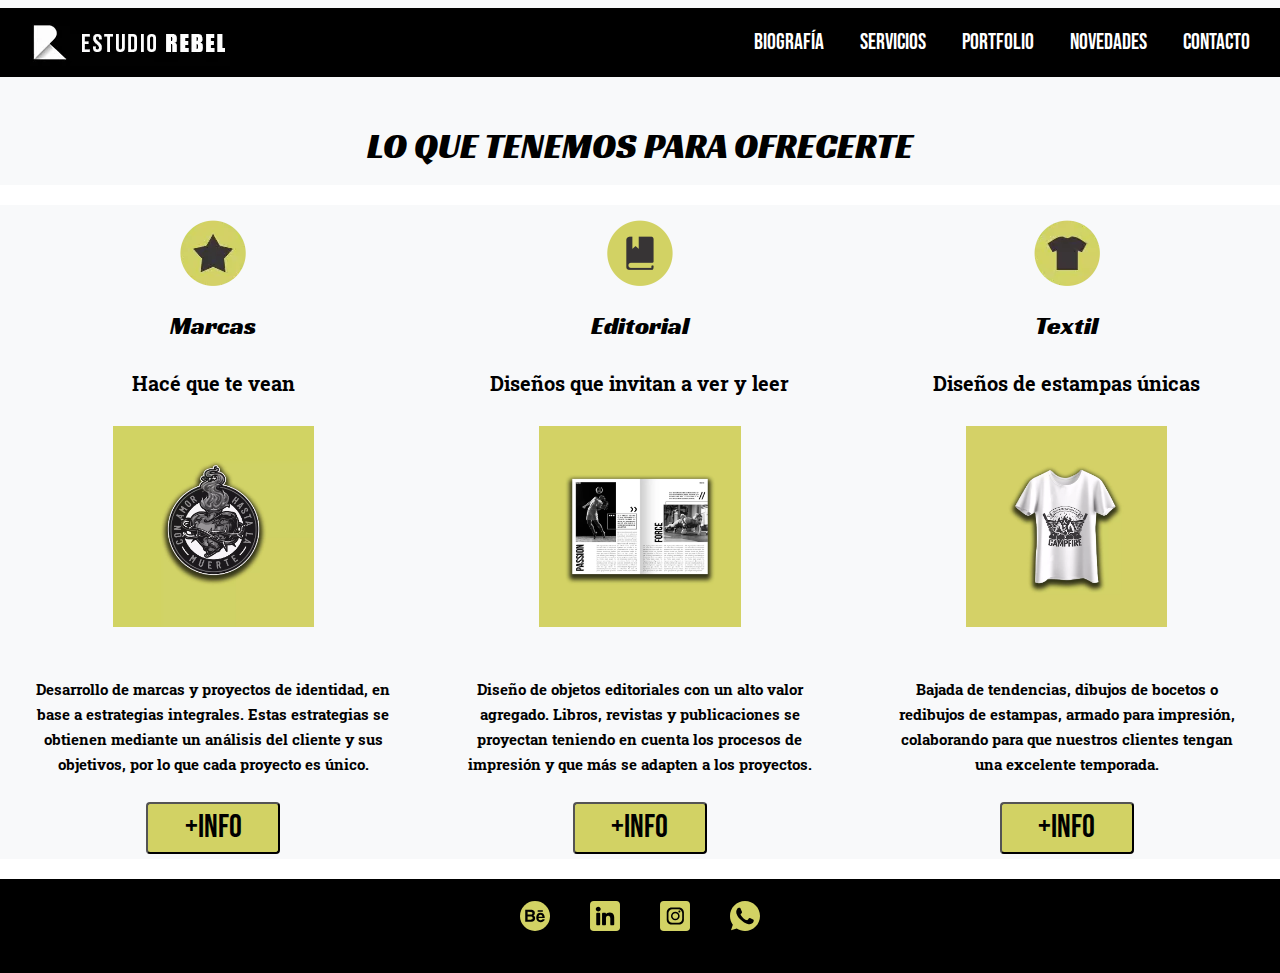
<file: secciones/servicios.html>
<!DOCTYPE html>
<html lang="es">
<head>
    <meta charset="UTF-8">
    <meta http-equiv="X-UA-Compatible" content="IE=edge">
    <meta name="viewport" content="width=device-width, initial-scale=1.0">
    <link rel="stylesheet" href="https://cdn.jsdelivr.net/npm/bootstrap@5.3.0-alpha1/dist/css/bootstrap.min.css">
    <link rel="stylesheet" href="../style/style.css">
    <title>SERVICIOS</title>
    <link rel="shortcut icon" href="../img/favicon.ico" type="image/png" />
    <meta name="description" content="Hacemos realidad tus ideas. Estos son los servicios que tenemos para ofrecerte y mucho más.">
    <meta name="keywords" content="diseño grafico, marcas, editorial, logos, textil, camisetas, papeleria, impresiones 3D">
</head>
<body>
    <header>
        <nav class="navbar navbar-expand-lg bg-body-tertiary">
        <div class="container-fluid">
            <a class="navbar-brand" href="./inicio.html">
            <img class="logo" src="../img/logo1.webp" alt="logo">
            </a>
            <button class="navbar-toggler" type="button" data-bs-toggle="collapse" data-bs-target="#navbarNavDropdown" aria-controls="navbarNavDropdown" aria-expanded="false" aria-label="Toggle navigation">
            <span class="navbar-toggler-icon"></span>
            </button>
            <div class="collapse navbar-collapse" id="navbarNavDropdown">
            <ul class="navbar-nav">
                <li class="nav-item">
                <a class="nav-link" href="../secciones/biografia.html">Biografía</a>
                </li>
                <li class="nav-item">
                <a class="nav-link" href="../secciones/servicios.html">Servicios</a>
                </li>
                <li class="nav-item">
                <a class="nav-link" href="../secciones/portfolio.html">Portfolio</a>
                </li>
                <li class="nav-item">
                <a class="nav-link" href="../secciones/novedades.html">Novedades</a>
                </li>
                <li class="nav-item">
                <a class="nav-link" href="../secciones/contacto.html">Contacto</a>
                </li>
            </ul>
            </div>
        </div>
        </nav>
    </header>
    <div class="container-fluid quiensoy">
        <div class="row">
            <div class="col-md-12">
                <h1 class="biografia">LO QUE TENEMOS PARA OFRECERTE</h1>
            </div>
        </div>
    </div>
    <div class="container-fluid fotobio">
        <div class="row">
            <div class="col-md-4 cuadroServicios">
                <div class="serv">
                    <img class="icono1" src="../img/marcas.webp" alt="marcas">
                </div>
                <div><h2>Marcas</h2>
                </div>
                <div><p class="parrafo2">Hacé que te vean
                </p>
                </div>
                <div class="serv2">
                    <img class="icono2" src="../img/marcas1.webp" alt="marcas" width="50%" height="auto">
                </div>
                <div class="texto">
                    <p class="parrafo1">Desarrollo de marcas
                        y proyectos de identidad,
                        en base a estrategias integrales.
                        Estas estrategias se obtienen
                        mediante un análisis del cliente
                        y sus objetivos, por lo que cada
                        proyecto es único.
                    </p>
                </div>
                <div class="botoncito">
                    <input type="submit" class="buttonInfo" value="+INFO">
                </div>
        
            </div>
            <div class="col-md-4 cuadroServicios">
                <div class="serv">
                    <img class="icono1" src="../img/editorial.webp" alt="editorial">
                </div>
                <div><h2>Editorial</h2>
                </div>
                <div><p class="parrafo2">Diseños que invitan a ver y leer
                </p>
                </div>
                <div class="serv2">
                    <img class="icono2" src="../img/editorial1.webp" alt="editorial" width="50%" height="auto">
                </div>
                <div class="texto">
                    <p class="parrafo1">Diseño de objetos editoriales
                        con un alto valor agregado.
                        Libros, revistas y publicaciones
                        se proyectan teniendo en cuenta
                        los procesos de impresión y
                        que más se adapten a los proyectos.
                    </p>
                </div>
                <div class="botoncito">
                    <input type="submit" class="buttonInfo" value="+INFO">
                </div>
        
            </div>
            <div class="col-md-4 cuadroServicios">
                <div class="serv">
                    <img class="icono1" src="../img/textil.webp" alt="textil">
                </div>
                <div><h2>Textil</h2>
                </div>
                <div><p class="parrafo2">Diseños de estampas únicas
                </p>
                </div>
                <div class="serv2">
                    <img class="icono2" src="../img/textil1.webp" alt="textil" width="50%" height="auto">
                </div>
                <div class="texto">
                    <p class="parrafo1">Bajada de tendencias, dibujos
                        de bocetos o redibujos de estampas,
                        armado para impresión,
                        colaborando para que
                        nuestros clientes tengan
                        una excelente temporada.
                    </p>
                </div>
                <div class="botoncito">
                    <input type="submit" class="buttonInfo" value="+INFO">
                </div>
        
            </div>
        </div>
    </div>
    <script src="https://cdn.jsdelivr.net/npm/bootstrap@5.3.0-alpha1/dist/js/bootstrap.bundle.min.js"
    integrity="sha384-w76AqPfDkMBDXo30jS1Sgez6pr3x5MlQ1ZAGC+nuZB+EYdgRZgiwxhTBTkF7CXvN" crossorigin="anonymous">
    </script>
</body>
<footer>
    <div class="redes">
        <a href="https://www.behance.net/renataguarnieri" target="_blank"><img class="icon" src="../img/behance.svg" width="50px" height="50px" alt="behance"></a>
        <a href="https://ar.linkedin.com/in/renata-guarnieri" target="_blank"><img class="icon" src="../img/linkedin.svg" width="50px" height="50px" alt="linkedin"></a>
        <a href="https://www.instagram.com/estudio_rebel/?hl=es-la" target="_blank"><img class="icon" src="../img/instagram.svg" width="50px" height="50px" alt="instagram"></a>
        <a href="https://wa.link/4x61n6" target="_blank"><img class="icon" src="../img/whatsapp.svg" width="50px" height="50px" alt="whatsapp"></a>
    </div>
</footer>
</html>
</file>
<file: style/style.css>
@import url('https://fonts.googleapis.com/css2?family=Bebas+Neue&family=Roboto:ital,wght@0,300;1,300&display=swap');
@import url('https://fonts.googleapis.com/css2?family=Bebas+Neue&family=Racing+Sans+One&family=Roboto+Slab:wght@600;700&display=swap" rel="stylesheet');
@import url('https://fonts.googleapis.com/css2?family=Roboto+Slab:wght@600;700&display=swap" rel="stylesheet');
@import url('https://fonts.googleapis.com/css2?family=Racing+Sans+One&family=Roboto+Slab:wght@600;700&display=swap" rel="stylesheet');

*{
    margin: 0;
    padding: 0;
}
.logo{
    border: none;
}
.nav-item{
    font-family: 'Bebas Neue', cursive;
    color:rgb(255, 255, 255);
    font-size: 22px;
    margin: 10px;
    background-color: black;
}
.container-fluid{
    background-color: black;
}
.contacto{
    background-color: #d2d264;
}
.navbar-brand{
    float: left;
}
.navbar-toggler-icon{
    background-color: #d2d264;
}
.navbar-collapse{
    display: flex;
    flex-direction: row;
    justify-content: right;
}
footer{
    padding: 2px;
    background-color: black;
    bottom: 0;
}
.redes{
    display: flex;
    flex-direction: row;
    justify-content: center;
    padding-bottom: 20px;
}
img.icon{
    border: none;
    padding: 10px;
    background-color: black;
}
a{
    text-decoration: none;
    padding: 10px;
    display: flex;
    flex-direction: row;
    justify-content: flex-end;
}
a:active{
    color:#ff8800;
}
a:link{
    color:#ffffff;
}
a:hover{
    color:#d2d264;
    text-shadow: 4px 4px 6px #fff;
}
a:visited{
    color:#ffffff;
}
ul{
    list-style-type: none;
    background-color: black;
}
ul li{
    display: inline-block;
}
body{
    background-color:#ffffff;
}
form{
    text-align: center;
}
h1{
    font-family: 'Racing Sans One';
    font-size: 35px;
    color: rgb(0, 0, 0);
    text-align: center;
    padding: 10px;
}
h2{
    font-family: 'Racing Sans One';
    font-size: 25px;
    color: rgb(0, 0, 0);
    text-align: center;
    padding: 10px;
}
.parrafo1{
    font-family: 'Roboto Slab', serif;
    font-weight: bolder;
    font-style: normal;
    font-size: 15px;
    line-height: 25px;
    color:rgb(0, 0, 0);
    margin-top: 50px;
}
.parrafo2{
    font-family: 'Roboto Slab', serif;
    font-weight: bolder;
    font-style: normal;
    font-size: 20px;
    line-height: 25px;
    color:rgb(0, 0, 0);
    text-align: center;
    margin-top: 20px;
    margin-bottom: 20px;
}
.portfolio{
    padding: 20px;
    display:flex;
    flex-direction: row;
    flex-wrap: wrap;
    align-content: center;
    justify-content: space-around;
}
.fotos{
    margin: 10px;
}
.fotos:hover{
    filter: grayscale(70%) blur(2px);
}
.galeriaNovedades{
    display: grid;
    grid-template-columns: 1fr 1fr 1fr;
}
.fotos1{
    height: 400px;
    max-width: 100%;
    margin: 5px;
    display: flex;
    flex-direction: row;
    justify-content: center;
}
.fotos1:hover{
    -webkit-transform:scale(1.3);transform:scale(1.3);
}
form{
    margin-bottom: 40px;
}
img.icon{
    border: none;
    padding: 10px;
    background-color: black;
}
.cuadroContacto{
    display: grid;
    grid-template-columns: 2fr 2fr;
    grid-template-rows: 1fr;
}
.cuadroForm{
    margin-top: 20px;
    background-color: #d2d264;
    border-radius: 5px;
    padding: 10px;
}
.formulario{
    border: none;
    align-content: center;
    margin-left: 10px;
    margin-right: 10px;
}
.button{
    background-color: #c2c2c2;
    font-family: 'Bebas Neue', cursive;
    font-size: 24px;
    padding: 10px;
}
.bio{
    margin: 40px;
    display: flex;
    flex-direction: row;
    justify-content: center;
}
.biografia{
    margin-top: 30px;
    background-color: #f8f9fa;
}
.fotobio{
    background-color: white;
}
.quiensoy{
    background-color: #f8f9fa;
}
.sinBorde{
    border: 0px;
}
.cuadroContacto{
    border: none;
    margin: 80px;
    width: fit-content;
    height: fit-content;
    margin-top: 10px;
    margin-bottom: 30px;
}
.ubicacion{
    margin-top: 20px;
    margin-bottom: 20px;
}
.servicios{
    display: grid;
    grid-template-columns: 3fr 3fr 3fr;
    grid-template-rows: auto auto auto;
    padding: 40px;
    margin: 40px;
    border: 4px solid #d2d264;
}
.serv{
    margin: 15px;
    display: flex;
    flex-direction: row;
    justify-content: center;
}
.serv2{
    display: flex;
    flex-direction: row;
    justify-content: center;
}
.icono1{
    border: none;
}
.icono2{
    margin-top: 10px;
        transform: scale(var(--escala, 1));
        transition: transform 0.25s;
}
.icono2:hover{
        --escala: 1.2;
        cursor:pointer;
}

.texto{
    margin: 20px;
    text-align: center;
}
.buttonInfo{
    background-color: #d2d264;
    font-family: 'Bebas Neue', cursive;
    font-size: 32px;
    width: 33.33%;
    margin: 5px;
    border-radius: 4px;
}
.botoncito{
    display: flex;
    flex-direction: row;
    justify-content: center;
}
.card-title{
    font-family: 'Bebas Neue', cursive;
    color: #000000;
}
.text-secondary{
    text-align: left;
}
.card-img-top {
    max-height: 250px;
    overflow: hidden;
}
.card-title a:link {
    font-family: 'Bebas Neue', cursive;
    font-size: 30px;
    background-color: transparent;
    color: #000000;
    text-decoration: none;
}
.card-text{
    font-family: 'Roboto Slab', serif;
    font-weight: bolder;
    font-style: normal;
    font-size: 15px;
}
.cuadroServicios{ 
    background-color: #f8f9fa;
    margin-top: 20px;
    margin-bottom: 20px;
}

/*media queries - mobile*/
@media screen and (max-width: 576px){
    .cuadroContacto{
        display: grid;
        grid-template-columns: 1fr;
        grid-template-rows: 2fr;
        border: none;
        margin: auto;
    }
    .map-responsive{
        width: 100%;
    }

}
</file>
